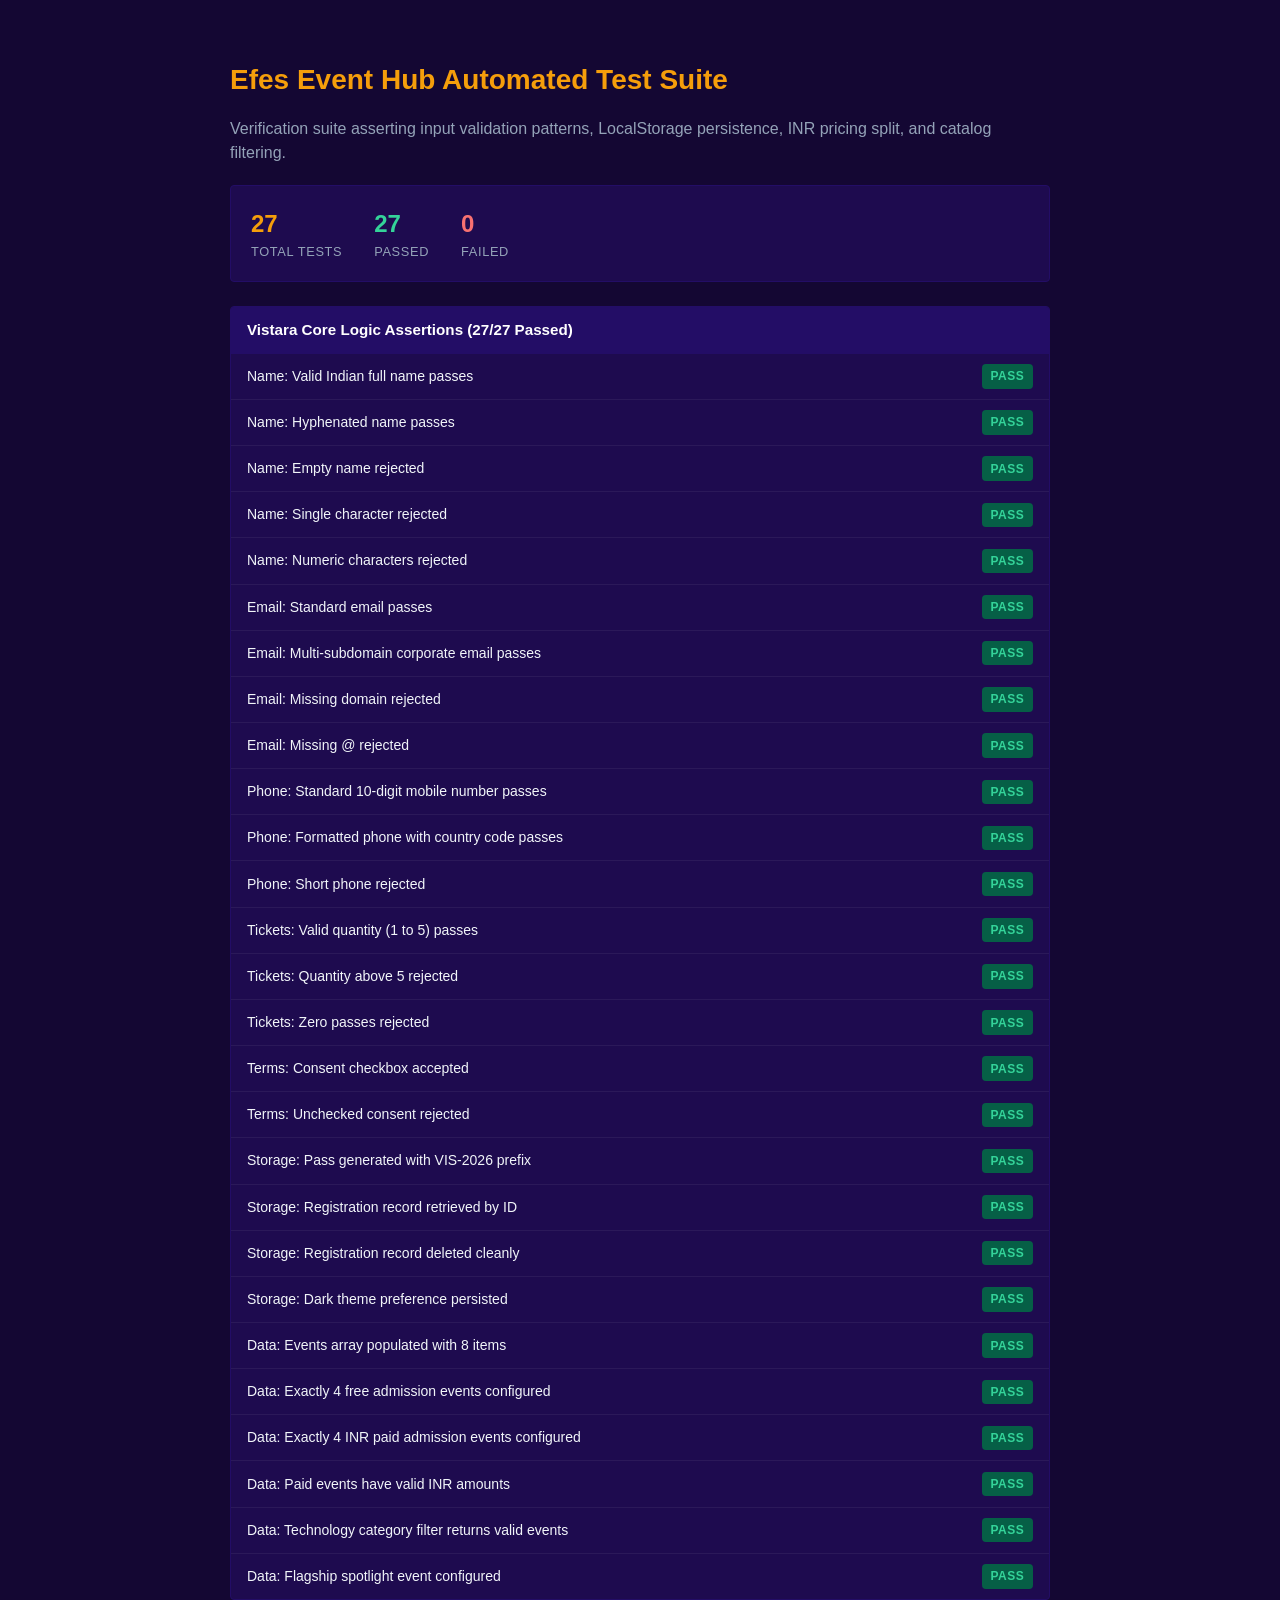
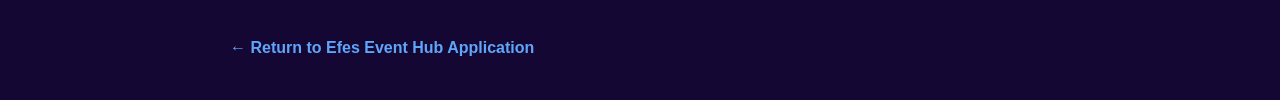
<file: test.html>
<!DOCTYPE html>
<html lang="en">
<head>
  <meta charset="UTF-8">
  <meta name="viewport" content="width=device-width, initial-scale=1.0">
  <title>Efes Event Hub - Automated Test Suite</title>
  <style>
    body {
      font-family: -apple-system, BlinkMacSystemFont, "Segoe UI", Roboto, sans-serif;
      background: #140733;
      color: #f1f5f9;
      padding: 2rem;
      line-height: 1.5;
    }
    .container {
      max-width: 820px;
      margin: 0 auto;
    }
    h1 {
      font-size: 1.75rem;
      margin-bottom: 0.5rem;
      color: #f59e0b;
    }
    .summary-card {
      background: #1e0b4f;
      padding: 1.25rem;
      border-radius: 4px;
      margin-bottom: 1.5rem;
      display: flex;
      gap: 2rem;
      border: 1px solid #230d66;
    }
    .stat {
      display: flex;
      flex-direction: column;
    }
    .stat-val {
      font-size: 1.5rem;
      font-weight: 700;
    }
    .stat-label {
      font-size: 0.8rem;
      color: #94a3b8;
      text-transform: uppercase;
      letter-spacing: 0.05em;
    }
    .test-group {
      background: #1e0b4f;
      border-radius: 4px;
      margin-bottom: 1.25rem;
      overflow: hidden;
      border: 1px solid #230d66;
    }
    .group-header {
      padding: 0.75rem 1rem;
      font-weight: 600;
      background: #230d66;
      font-size: 0.95rem;
      color: #ffffff;
    }
    .test-item {
      padding: 0.65rem 1rem;
      display: flex;
      align-items: center;
      justify-content: space-between;
      border-bottom: 1px solid rgba(255, 255, 255, 0.06);
      font-size: 0.875rem;
    }
    .test-item:last-child {
      border-bottom: none;
    }
    .badge {
      padding: 0.2rem 0.55rem;
      border-radius: 4px;
      font-size: 0.75rem;
      font-weight: 700;
      letter-spacing: 0.04em;
    }
    .badge-pass {
      background: #065f46;
      color: #34d399;
    }
    .badge-fail {
      background: #7f1d1d;
      color: #f87171;
    }
    .back-btn {
      display: inline-block;
      margin-top: 1rem;
      color: #60a5fa;
      text-decoration: none;
      font-weight: 600;
    }
    .back-btn:hover {
      text-decoration: underline;
    }
  </style>
</head>
<body>
  <div class="container">
    <h1>Efes Event Hub Automated Test Suite</h1>
    <p style="color: #94a3b8; margin-bottom: 1.25rem;">Verification suite asserting input validation patterns, LocalStorage persistence, INR pricing split, and catalog filtering.</p>
    
    <div class="summary-card">
      <div class="stat">
        <span class="stat-val" id="totalCount" style="color: #f59e0b;">0</span>
        <span class="stat-label">Total Tests</span>
      </div>
      <div class="stat">
        <span class="stat-val" id="passCount" style="color: #34d399;">0</span>
        <span class="stat-label">Passed</span>
      </div>
      <div class="stat">
        <span class="stat-val" id="failCount" style="color: #f87171;">0</span>
        <span class="stat-label">Failed</span>
      </div>
    </div>

    <div id="testOutput"></div>

    <a href="index.html" class="back-btn">&larr; Return to Efes Event Hub Application</a>
  </div>

  <!-- Include App Modules -->
  <script src="js/data.js"></script>
  <script src="js/storage.js"></script>
  <script src="js/validation.js"></script>

  <script>
    const results = [];

    function assert(name, condition, errorMsg = "") {
      const passed = Boolean(condition);
      results.push({ name, passed, errorMsg });
    }

    // ==========================================
    // 1. Form Validation Suite
    // ==========================================
    // Name validation
    assert("Name: Valid Indian full name passes", FormValidator.validateName("Aarav Sharma").isValid);
    assert("Name: Hyphenated name passes", FormValidator.validateName("Claire Saint-Laurent").isValid);
    assert("Name: Empty name rejected", !FormValidator.validateName("").isValid);
    assert("Name: Single character rejected", !FormValidator.validateName("A").isValid);
    assert("Name: Numeric characters rejected", !FormValidator.validateName("Aarav123").isValid);

    // Email validation
    assert("Email: Standard email passes", FormValidator.validateEmail("aarav.sharma@example.in").isValid);
    assert("Email: Multi-subdomain corporate email passes", FormValidator.validateEmail("eng.team@infra.techcorp.co.in").isValid);
    assert("Email: Missing domain rejected", !FormValidator.validateEmail("aarav@").isValid);
    assert("Email: Missing @ rejected", !FormValidator.validateEmail("aaravexample.in").isValid);

    // Phone validation (10-15 digits support)
    assert("Phone: Standard 10-digit mobile number passes", FormValidator.validatePhone("9876543210").isValid);
    assert("Phone: Formatted phone with country code passes", FormValidator.validatePhone("+91 98765 43210").isValid);
    assert("Phone: Short phone rejected", !FormValidator.validatePhone("98765").isValid);

    // Tickets & Terms
    assert("Tickets: Valid quantity (1 to 5) passes", FormValidator.validateTickets(3).isValid);
    assert("Tickets: Quantity above 5 rejected", !FormValidator.validateTickets(6).isValid);
    assert("Tickets: Zero passes rejected", !FormValidator.validateTickets(0).isValid);
    assert("Terms: Consent checkbox accepted", FormValidator.validateTerms(true).isValid);
    assert("Terms: Unchecked consent rejected", !FormValidator.validateTerms(false).isValid);

    // ==========================================
    // 2. Storage Manager Suite
    // ==========================================
    const testRecord = StorageManager.saveRegistration({
      participantName: "Priya Nair",
      email: "priya.nair@techpulse.org",
      phone: "9876543210",
      eventId: "vis-1",
      eventTitle: "National Hackathon and AI Sprint 2026",
      tickets: 2,
      totalCost: "Free"
    });

    assert("Storage: Pass generated with VIS-2026 prefix", Boolean(testRecord && testRecord.id.startsWith("VIS-2026-")));
    assert("Storage: Registration record retrieved by ID", StorageManager.getRegistrationById(testRecord.id) !== null);

    const initialTotal = StorageManager.getRegistrations().length;
    StorageManager.deleteRegistration(testRecord.id);
    const afterDeleteTotal = StorageManager.getRegistrations().length;
    assert("Storage: Registration record deleted cleanly", afterDeleteTotal === initialTotal - 1);

    StorageManager.saveTheme("dark");
    assert("Storage: Dark theme preference persisted", StorageManager.getTheme() === "dark");

    // ==========================================
    // 3. Events Data & Pricing Split Suite
    // ==========================================
    assert("Data: Events array populated with 8 items", Array.isArray(EVENTS_DATA) && EVENTS_DATA.length === 8);
    
    // Free vs INR pricing split assertion
    const freeEvents = EVENTS_DATA.filter(e => e.isFree || e.numericPrice === 0);
    const paidEvents = EVENTS_DATA.filter(e => !e.isFree && e.numericPrice > 0);
    assert("Data: Exactly 4 free admission events configured", freeEvents.length === 4);
    assert("Data: Exactly 4 INR paid admission events configured", paidEvents.length === 4);
    assert("Data: Paid events have valid INR amounts", paidEvents.every(e => e.numericPrice >= 200 && e.numericPrice <= 1000));

    // Category filtering assertions
    const techEvents = EVENTS_DATA.filter(e => e.category === "technology");
    assert("Data: Technology category filter returns valid events", techEvents.length > 0 && techEvents.every(e => e.category === "technology"));
    
    // Flagship spotlight assertion
    const spotlightItem = EVENTS_DATA.find(e => e.isSpotlight);
    assert("Data: Flagship spotlight event configured", Boolean(spotlightItem && spotlightItem.id === "vis-1"));

    // Render output
    const total = results.length;
    const passed = results.filter(r => r.passed).length;
    const failed = total - passed;

    document.getElementById("totalCount").textContent = total;
    document.getElementById("passCount").textContent = passed;
    document.getElementById("failCount").textContent = failed;

    const outputContainer = document.getElementById("testOutput");
    const groupDiv = document.createElement("div");
    groupDiv.className = "test-group";
    groupDiv.innerHTML = `<div class="group-header">Vistara Core Logic Assertions (${passed}/${total} Passed)</div>`;

    results.forEach(r => {
      const item = document.createElement("div");
      item.className = "test-item";
      item.innerHTML = `
        <span>${r.name}</span>
        <span class="badge ${r.passed ? 'badge-pass' : 'badge-fail'}">${r.passed ? 'PASS' : 'FAIL'}</span>
      `;
      groupDiv.appendChild(item);
    });

    outputContainer.appendChild(groupDiv);
  </script>
</body>
</html>
</file>
